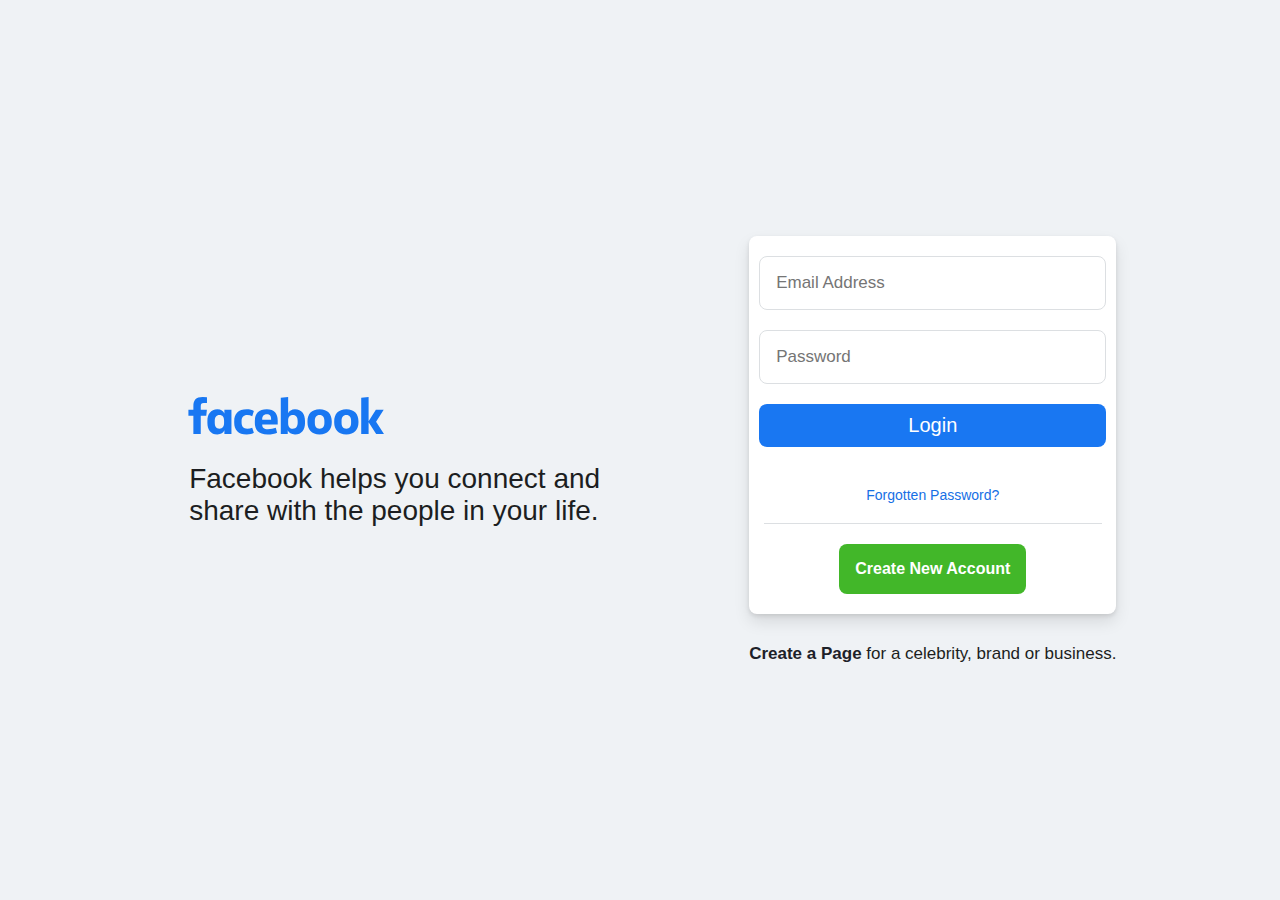
<file: index.html>
<!DOCTYPE html>
<html lang="en">
<head>
    <meta charset="UTF-8">
    <meta http-equiv="X-UA-Compatible" content="IE=edge">
    <meta name="viewport" content="width=device-width, initial-scale=1.0">
    <link rel="stylesheet" href="style.css">
    <title>Facebook</title>
</head>
<body>
    <!-- rgba(0, 0, 0, 0.1) 0px 2px 4px 0px, rgba(0, 0, 0, 0.1) 0px 8px 16px 0px -->
    <div class="container">
        <div class="text-area">
            <div class="logo">
                <img src="Assets/fb-logo.svg" alt="" srcset="">
            </div>
            <p>Facebook helps you connect and share with the people in your life.</p>
        </div>
        <div class="form-area">
            <form action="">
                <input type="email" placeholder="Email Address">
                <input type="password" placeholder="Password">
                <button class="btn btn-blue">Login</button>
                <p>Forgotten Password?</p>
                <div class="divider"></div>
                <button class="btn btn-green">Create New Account</button>
            </form>
            <p><a href="">Create a Page</a> for a celebrity, brand or business.</p>
        </div>
    </div>
    
</body>
</html>
</file>
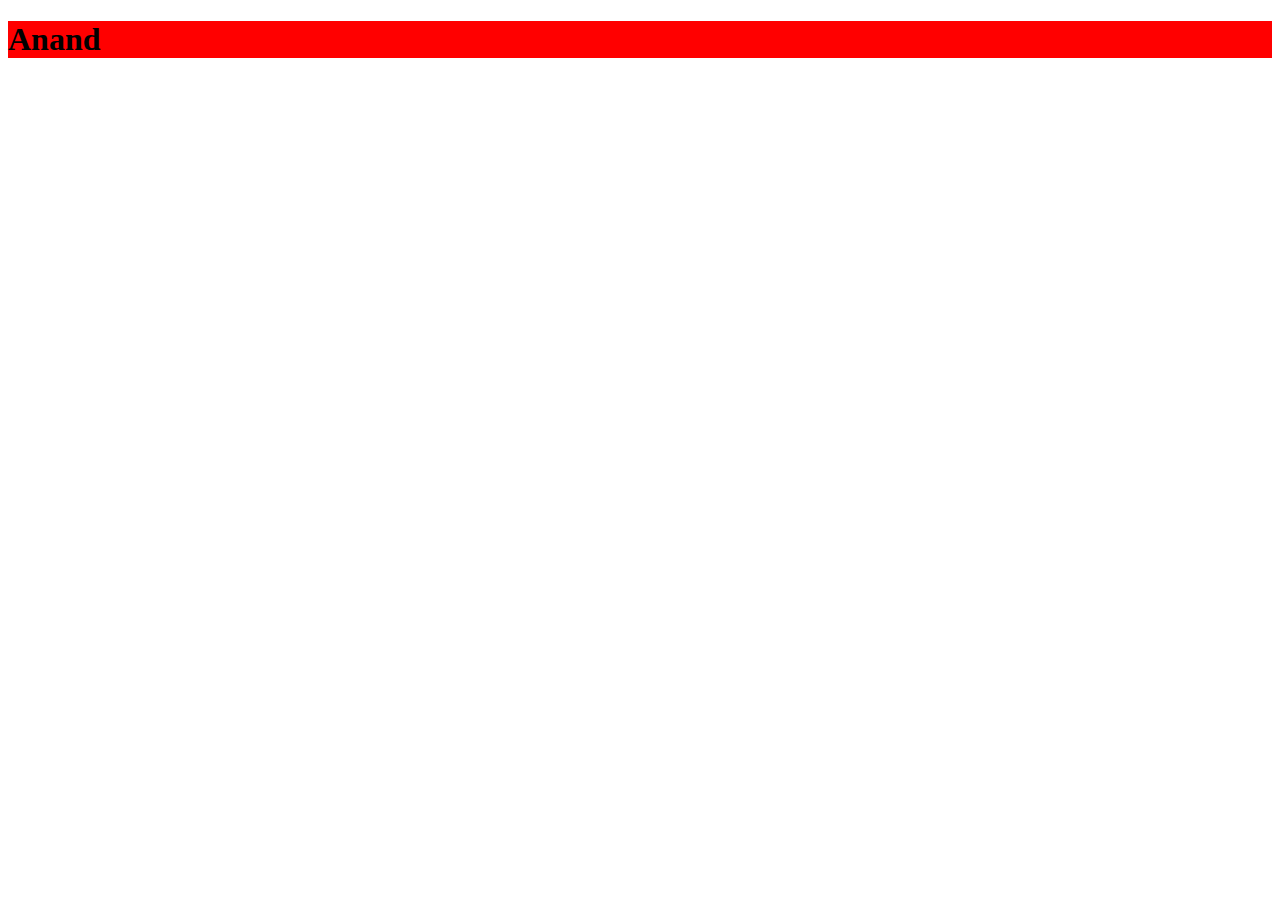
<file: index2.html>
<!DOCTYPE html>
<html lang="en">
<head>
    <meta charset="UTF-8">
    <meta http-equiv="X-UA-Compatible" content="IE=edge">
    <meta name="viewport" content="width=device-width, initial-scale=1.0">
    <style>
        .deep{
            background-color: red;
        }
    </style>
    <title>Deepanshi</title>
</head>
<body>
    <div class="deep">
        <h1>Anand</h1>
    </div>
    
</body>
</html>
</file>
<file: style.css>
*{
    padding: 0;
    margin: 0;
    box-sizing: border-box;
}
body{
    font-family: -apple-system, BlinkMacSystemFont, 'Segoe UI', Roboto, Oxygen, Ubuntu, Cantarell, 'Open Sans', 'Helvetica Neue', sans-serif;
    color: #1c1e21;
    background-color: #EFF2F5;
    font-size: 17px;
}
.container{
    display: flex;
    justify-content: center;
    align-items: center;
    height: 100vh;
}
.logo{
    width: 244px;
}
.logo img{
    width: 100%;
}
.text-area{
    display: flex;
    flex-direction: column;
    margin-right: 100px;
}
.text-area p{
    font-size: 28px;   
    margin-left: 2vw;
    max-width: 460px;
}
form{
    box-shadow: rgba(0, 0, 0, 0.1) 0px 2px 4px 0px, rgba(0, 0, 0, 0.1) 0px 8px 16px 0px;
    border-radius: 8px;
    background-color: #fff;
    display: flex;
    flex-direction: column;
}
input{
    margin: 10px;
    font-size: 17px;
    color: #1d2129;
    padding: 16px;
    border: 1px solid #DCDFE2;
    border-radius: 8px;
}
input[type=email]{
    margin-top: 20px;
}
input:focus::-webkit-input-placeholder{
    color: #0000003b;    
}
input:focus{
    outline: rgba(0, 0, 0, 0.349);
}
.btn{
    padding: 10px 0 10px 0;
    border: none;
    border-radius: 8px;
    font-size: 20px;
    color: white;
}
.btn-blue{
    margin: 10px;
    background-color: #1977F2;
    transition: all 0.2s linear;
}
.btn-blue:hover{
    background-color: #166fe5;
}
form p{
    font-size: 14px;
    text-align: center;
    color: #166fe5;
    font-weight: 500;
    margin-bottom: 20px;
    /* text-decoration: none; */
    /* transition: text-decoration .2s linear; */
}
.divider{
    background-color: #DCDFE2;
    width: 92%;
    height: 1px;
    margin: auto;
    margin-bottom: 20px;
    /* margin: 10px; */
    /* margin-bottom: 10px; */
}
form p:hover{
    text-decoration: underline;
}
.btn-green{
    align-self: flex-start;
    margin: auto;
    background-color: #42B729;
    font-size: 16px;
    font-weight: 700;
    padding: 16px;
    margin-bottom: 20px;
}
a{
    text-decoration: none;
    color: #1d2129;
    font-weight: 700;
}
.form-area p{
    margin-top: 30px;
}
a:hover{
    text-decoration: underline;
}
@media screen and (max-width: 800px){
    .container{
        flex-direction: column;
    }
    .text-area{
        /* display: none; */
        width: 90vw;
        flex-direction: column;
        align-items: center;
        justify-content: center;
        margin-right: auto;
        margin: auto;
        /* width: 30vw; */
    }
    .text-area p{
        margin-left: auto;
        text-align: center;

    }
    .logo{
        width: 400px;
    }
    .form-area{
        width: 90vw;
    }
    .form-area>p{
        font-size: 12px;
        text-align: center;
    }
    
}
</file>
